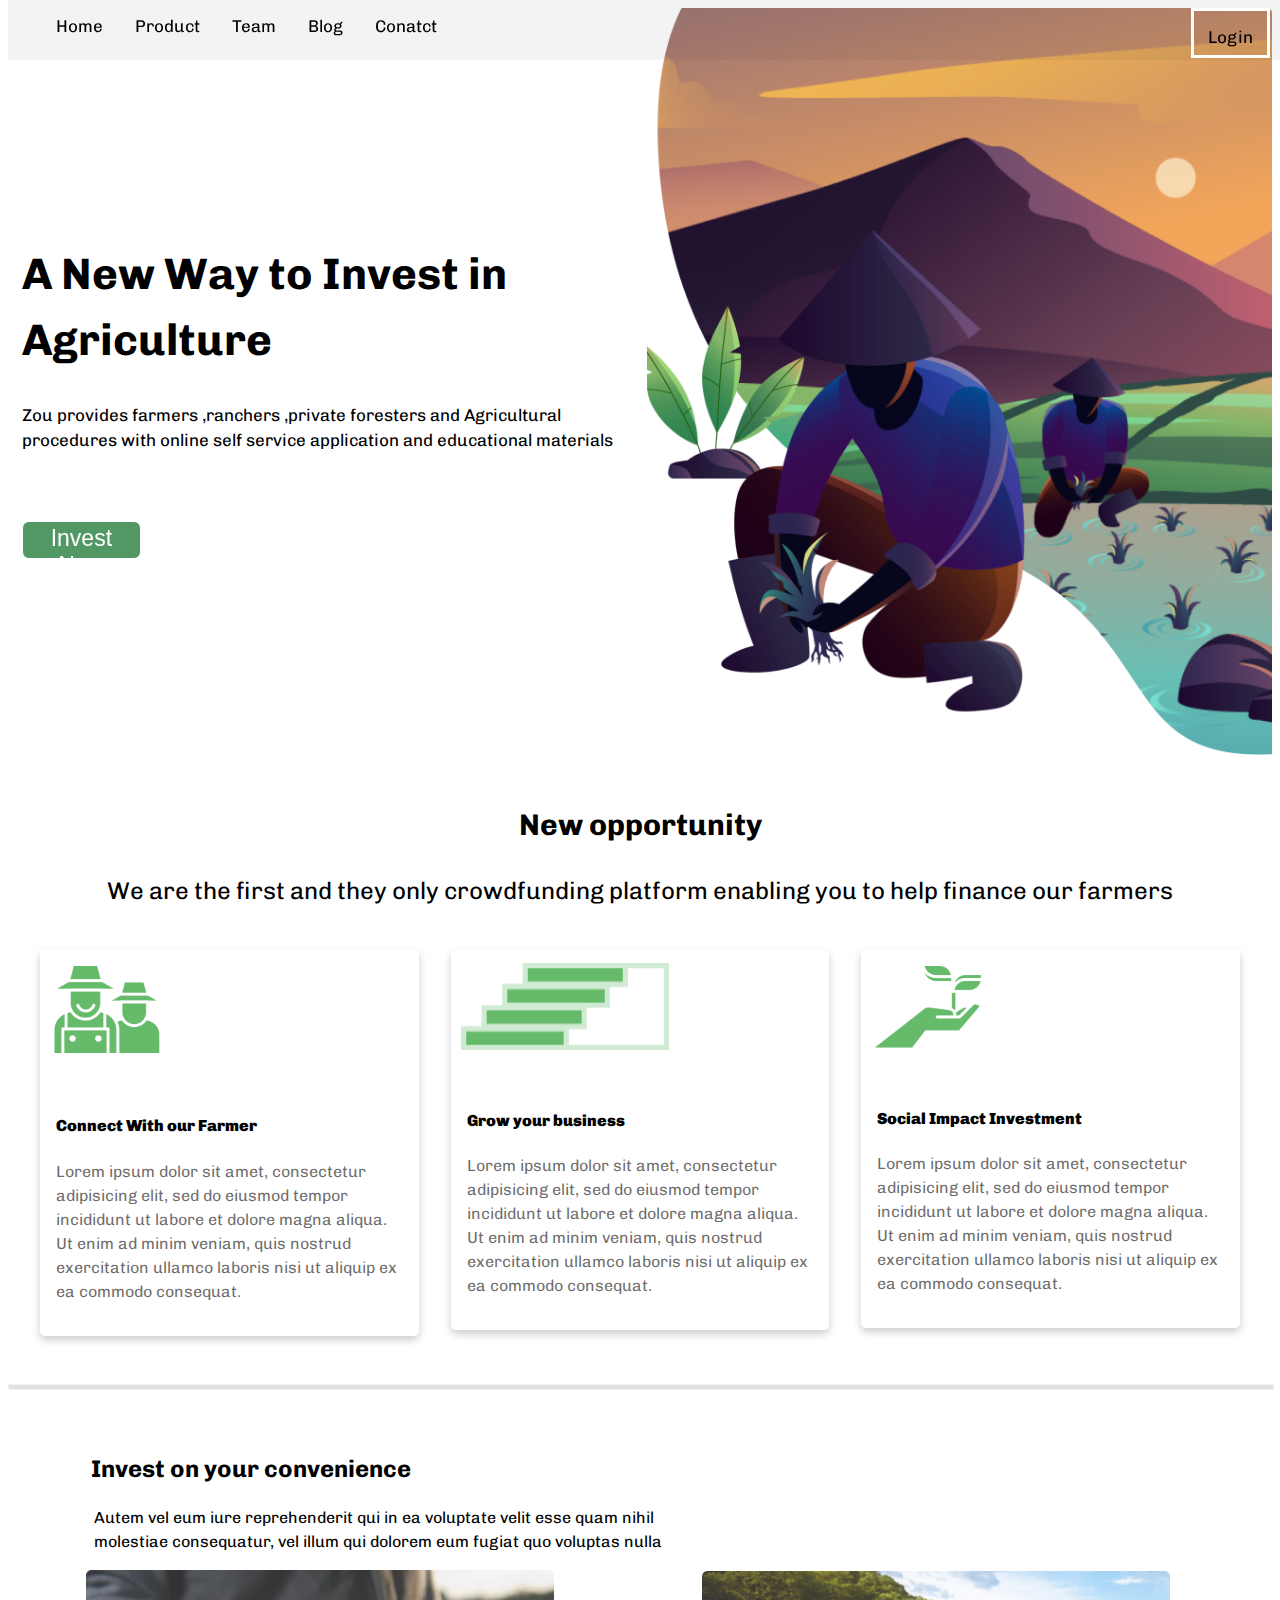
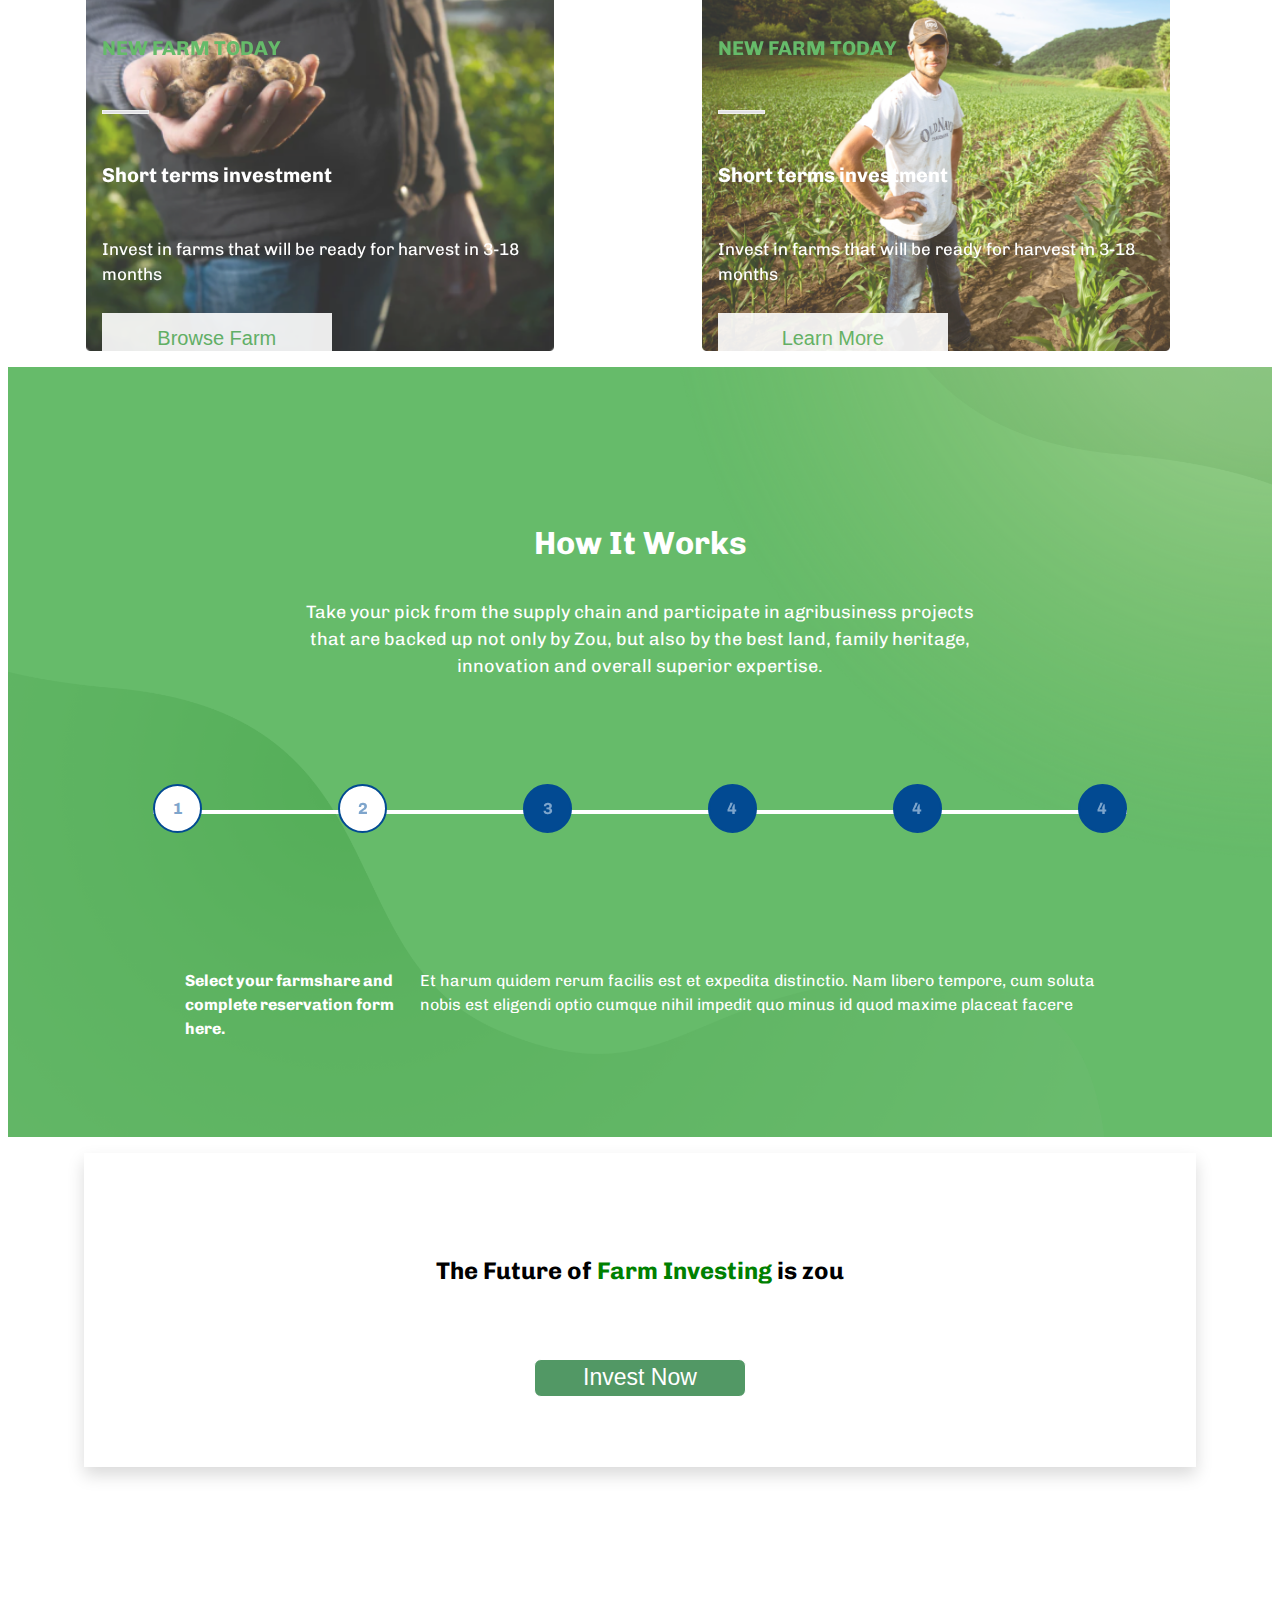
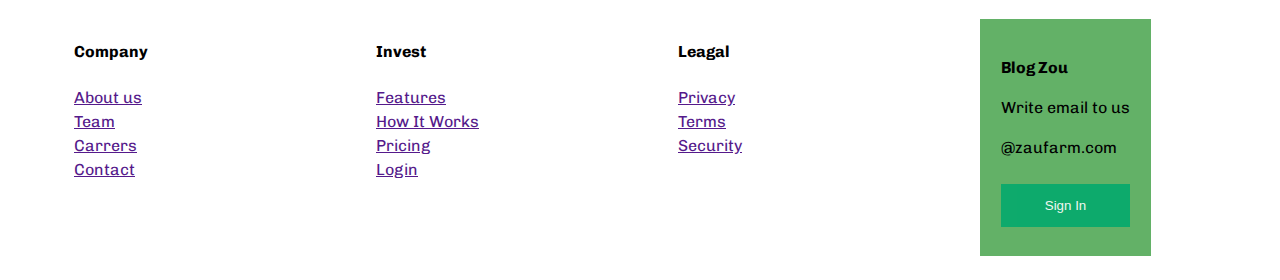
<file: sys-task-1/index.html>
<!DOCTYPE html>
<html lang="en" dir="ltr">
 <head>
  <meta charset="utf-8">
  <meta content="width=device-width, initial-scale=1" name="viewport" />
  <link rel="stylesheet" href="style/style.css">
  <link href="https://fonts.googleapis.com/css2?family=Chivo:wght@300;400;700;900&amp;display=swap" rel="stylesheet">
  <link rel="stylesheet" href="https://pro.fontawesome.com/releases/v5.10.0/css/all.css" integrity="sha384-AYmEC3Yw5cVb3ZcuHtOA93w35dYTsvhLPVnYs9eStHfGJvOvKxVfELGroGkvsg+p" crossorigin="anonymous"/>
  <title>Zou Farm</title>
 </head>
 <body>
<!-- header starts -->
<div class="navbar">
  <a href="image/logo"><img></a>
  <a href="#home">Home</a>
  <a href="#opportunity">Product</a>
  <a href="#invest-sec">Team</a>
  <a href="#how-it-works">Blog</a>
  <a href="#footer">Conatct</a>
   <a href="#contact" onclick="document.getElementById('id01').style.display='block'" style="width:auto;" class="left-log">Login</a>
   <!-- button login -->
   <div id="id01" class="modal">
  <span onclick="document.getElementById('id01').style.display='none'" class="close" title="Close Modal">&times;</span>
  <form class="modal-content" action="/action_page.php">
    <div class="container">
      <h1>Sign Up</h1>
      <p>Please fill in this form to create an account.</p>
      <hr>
      <label for="email"><b>Email</b></label>
      <input type="text" placeholder="Enter Email" name="email" required>

      <label for="psw"><b>Password</b></label>
      <input type="password" placeholder="Enter Password" name="psw" required>

      <label for="psw-repeat"><b>Repeat Password</b></label>
      <input type="password" placeholder="Repeat Password" name="psw-repeat" required>

      <label>
        <input type="checkbox" checked="checked" name="remember" style="margin-bottom:15px"> Remember me
      </label>

      <div class="clearfix">
        <button type="button" onclick="document.getElementById('id01').style.display='none'" class="cancelbtn">Cancel</button>
        <button type="submit" class="signupbtn">Sign Up</button>
      </div>
    </div>
  </form>
</div>
</div>
<!-- header ends -->
<!-- first section -->
<section id="home">
 <div class="main-section">
  <div class="left-sec">
   <h1>A New Way to Invest in Agriculture </h1>
   <div class="">
    <p>Zou provides farmers ,ranchers ,private foresters and Agricultural procedures with online self service application and educational materials </p>
    <button type="button" name="button" class="invest-btn-1"> Invest Now</button>
   </div>
  </div>
  <div class="right-sec">
   <img src="image/hero-image.png" alt="">
  </div>
 </div>
</section>
<!-- opportunity sec -->
<section id="opportunity">
 <div class="container">
  <div class="title-head">
   <h2>New opportunity</h2>
   <p>We are the first and they only crowdfunding platform enabling you to help finance our farmers</p>
  </div>
  <div class="main-box">
   <div class="child-box-1">
    <div class="card">
      <img src="image/icon-1.png" alt="Avatar" style="width:30%">
      <div class="container">
        <h4><b>Connect With our Farmer</b></h4>
        <p>Lorem ipsum dolor sit amet, consectetur adipisicing elit, sed do eiusmod tempor incididunt ut labore et dolore magna aliqua. Ut enim ad minim veniam, quis nostrud exercitation ullamco laboris nisi ut aliquip ex ea commodo consequat.</p>
      </div>
    </div>
   </div>
   <div class="child-box-1">
    <div class="card">
      <img src="image/icon-2.png" alt="Avatar" style="width:55%">
      <div class="container">
        <h4><b>Grow your business </b></h4>
        <p>Lorem ipsum dolor sit amet, consectetur adipisicing elit, sed do eiusmod tempor incididunt ut labore et dolore magna aliqua. Ut enim ad minim veniam, quis nostrud exercitation ullamco laboris nisi ut aliquip ex ea commodo consequat.</p>
      </div>
    </div>
   </div>
   <div class="child-box-1">
    <div class="card">
      <img src="image/icon-3.png" alt="Avatar" style="width:30%">
      <div class="container">
        <h4><b>Social Impact Investment </b></h4>
        <p>Lorem ipsum dolor sit amet, consectetur adipisicing elit, sed do eiusmod tempor incididunt ut labore et dolore magna aliqua. Ut enim ad minim veniam, quis nostrud exercitation ullamco laboris nisi ut aliquip ex ea commodo consequat.</p>
      </div>
    </div>
   </div>
  </div>
 </div>
</section>
<hr class="opportunity-line">
<!-- end opportunity section -->
<section id="invest-sec">
 <div class="container">
  <div class="invest-title">
   <h2>Invest on your convenience</h2>
   <div class="invest-text">
    <p>Autem vel eum iure reprehenderit qui in ea voluptate velit esse quam nihil molestiae consequatur, vel illum qui dolorem eum fugiat quo voluptas nulla</p>
   </div>
  </div>

  <div class="invest-box">
   <div class="invest-box-1">
    <div class="card-1 text-white"><img src="image/feature-1.png" alt="">
     <div class="card-img-overlay bg-dark-gradient">
       <h6 class="text-success">NEW FARM TODAY</h6>
       <hr class="text-white" style="height:0.12rem;width:2.813rem">
       <div class="pt-lg-3">
         <h6 class="text-1">Short terms investment</h6>
         <p class="">Invest in farms that will be ready for harvest in 3-18 months</p><button class="btn-invest text-success" type="button">Browse Farm</button>
       </div>
     </div>
    </div>
   </div>
   <div class="invest-box-2">
    <div class="card-1 text-white"><img src="image/feature-2.png" alt="">
     <div class="card-img-overlay bg-dark-gradient">
       <h6 class="text-success">NEW FARM TODAY</h6>
       <hr class="text-white" style="height:0.12rem;width:2.813rem">
       <div class="pt-lg-3">
         <h6 class="text-1">Short terms investment</h6>
         <p class="">Invest in farms that will be ready for harvest in 3-18 months</p><button class="btn-invest text-success" type="button">Learn More</button>
       </div>
     </div>
    </div>
   </div>
  </div>
 </div>
</section>
<!-- opportunity ends -->
<!-- works section -->
<section id="how-it-works">
 <div class="bg-image">
  <div class="work-text">
   <h3>How It Works</h3>
   <p>Take your pick from the supply chain and participate in agribusiness projects that are backed up not only by Zou, but also by the best land, family heritage, innovation and overall superior expertise.</p>
  </div>
  <div class="rental-manager-progress-bar-container">
  <div class="active">1</div>
  <div class="active">2</div>
  <div>3</div>
  <div>4</div>
  <div>4</div>
  <div>4</div>
 </div>
 <div class="line-text">
  <div class="">
   <p><b>Select your farmshare and complete reservation form here.</b></p>
  </div>
  <div class="">
   <p>Et harum quidem rerum facilis est et expedita distinctio. Nam libero tempore, cum soluta nobis est eligendi optio cumque nihil impedit quo minus id quod maxime placeat facere</p>
  </div>
 </div>
</section>
<!-- invest button -->
<section id="invest-btn">
 <div class="container">
  <div class="farm-invest">
   <div class="invest-1">
    <h2>The Future of <span class="text-colour">Farm Investing </span>is zou </h2>
    <button type="button" name="button" class="invest-btn">Invest Now </button>
   </div>
  </div>
 </div>

</section>
<!-- footer starts -->
<section id="footer">
 <div class="container">
  <div class="footer-box">
   <div class="footer-1">
     <h4> Company </h4>
     <ul>
      <li><a href="">About us</a></li>
      <li><a href="">Team</a></li>
      <li><a href="">Carrers</a></li>
      <li><a href="">Contact</a></li>
     </ul>
   </div>
   <div class="footer-2">
    <h4>Invest</h4>
    <ul>
     <li><a href="">Features</a></li>
     <li><a href="">How It Works</a></li>
     <li><a href="">Pricing</a></li>
     <li><a href="">Login</a></li>
    </ul>
   </div>
   <div class="footer-3">
     <h4>Leagal</h4>
     <ul>
      <li><a href=""> Privacy </a></li>
      <li><a href="">Terms</a></li>
      <li><a href="">Security</a></li>
     </ul>
   </div>
   <div class="footer-4">
    <div class="footer-zou">
     <p><b>Blog Zou</b></p>
     <p>Write email to us</p>
     <p>@zaufarm.com</p>
     <button type="button" name="button"> Sign In</button>
    </div>
   </div>
  </div>
 </div>
</section>
<script type="text/javascript">
 var modal = document.getElementById('id01');
 window.onclick = function(event) {
  if (event.target == modal) {
    modal.style.display = "none";
  }
 }
 </body>
 </script>
</html>
</file>
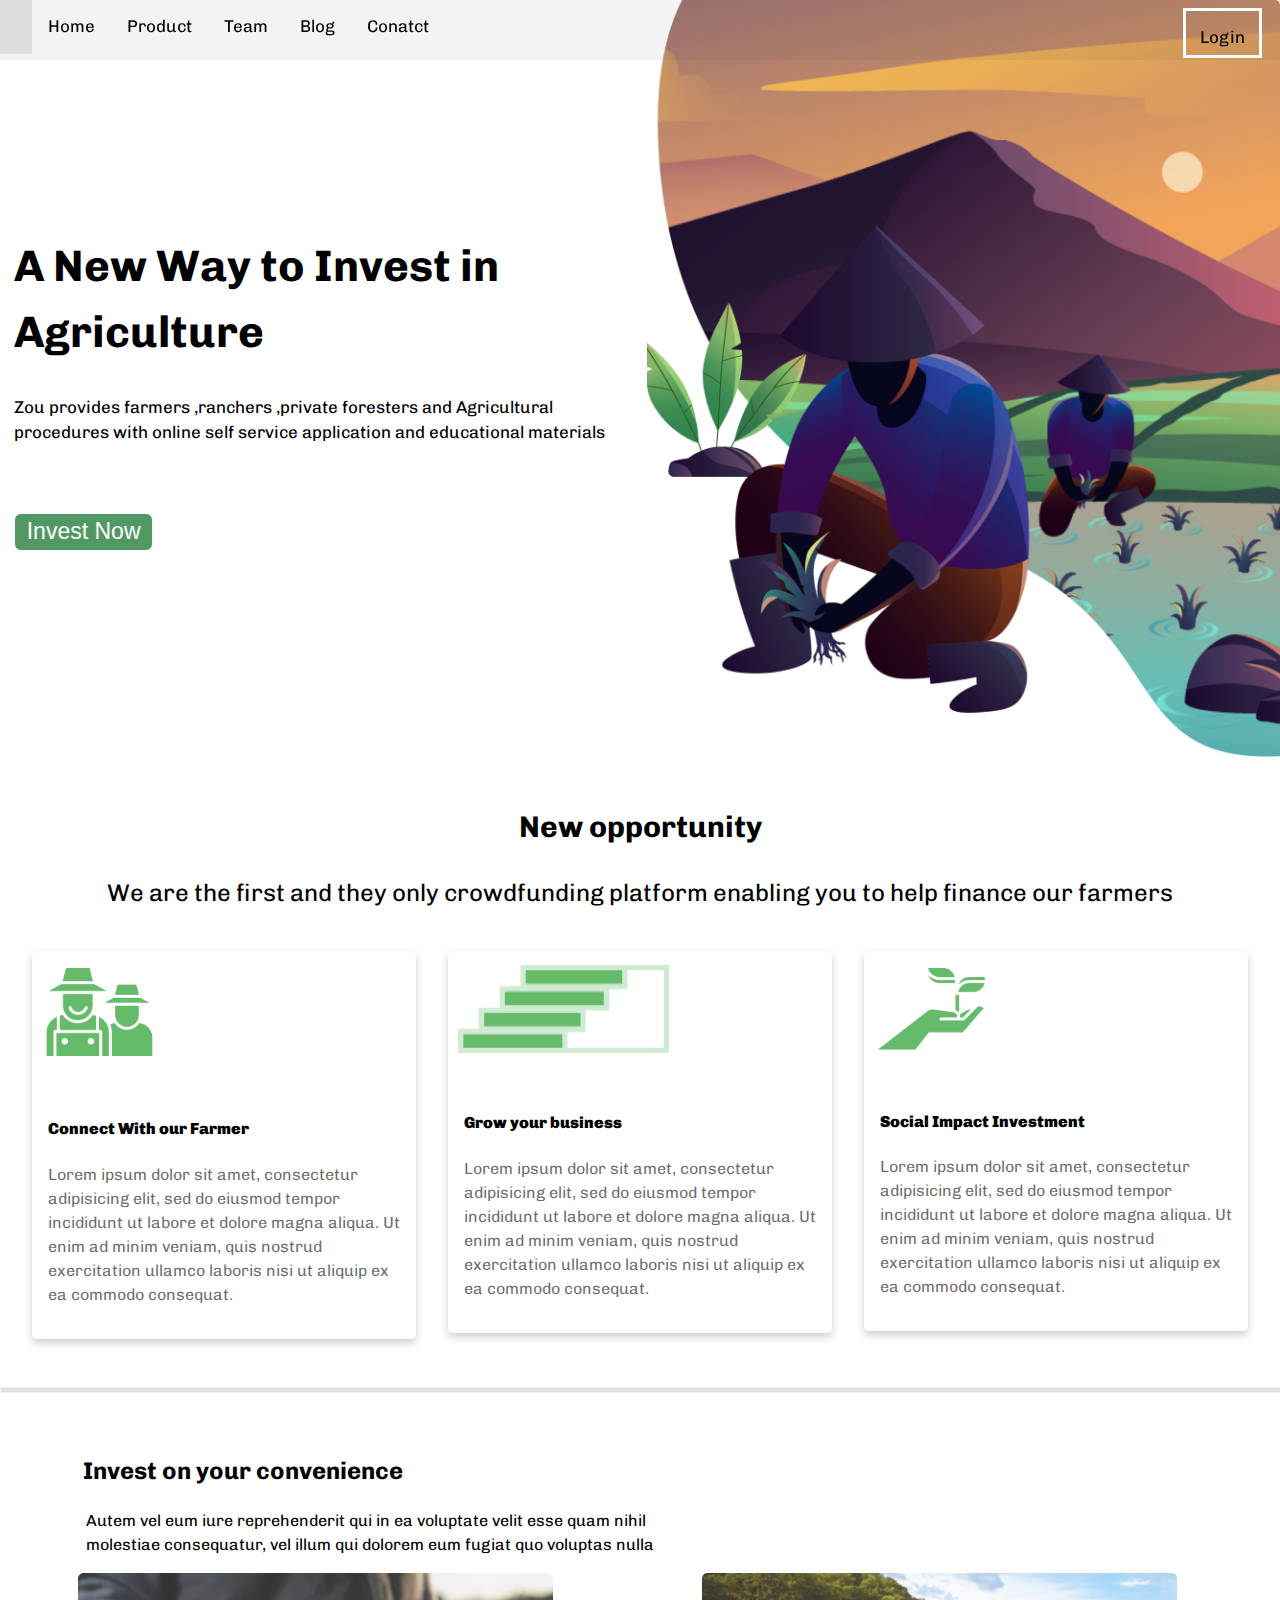
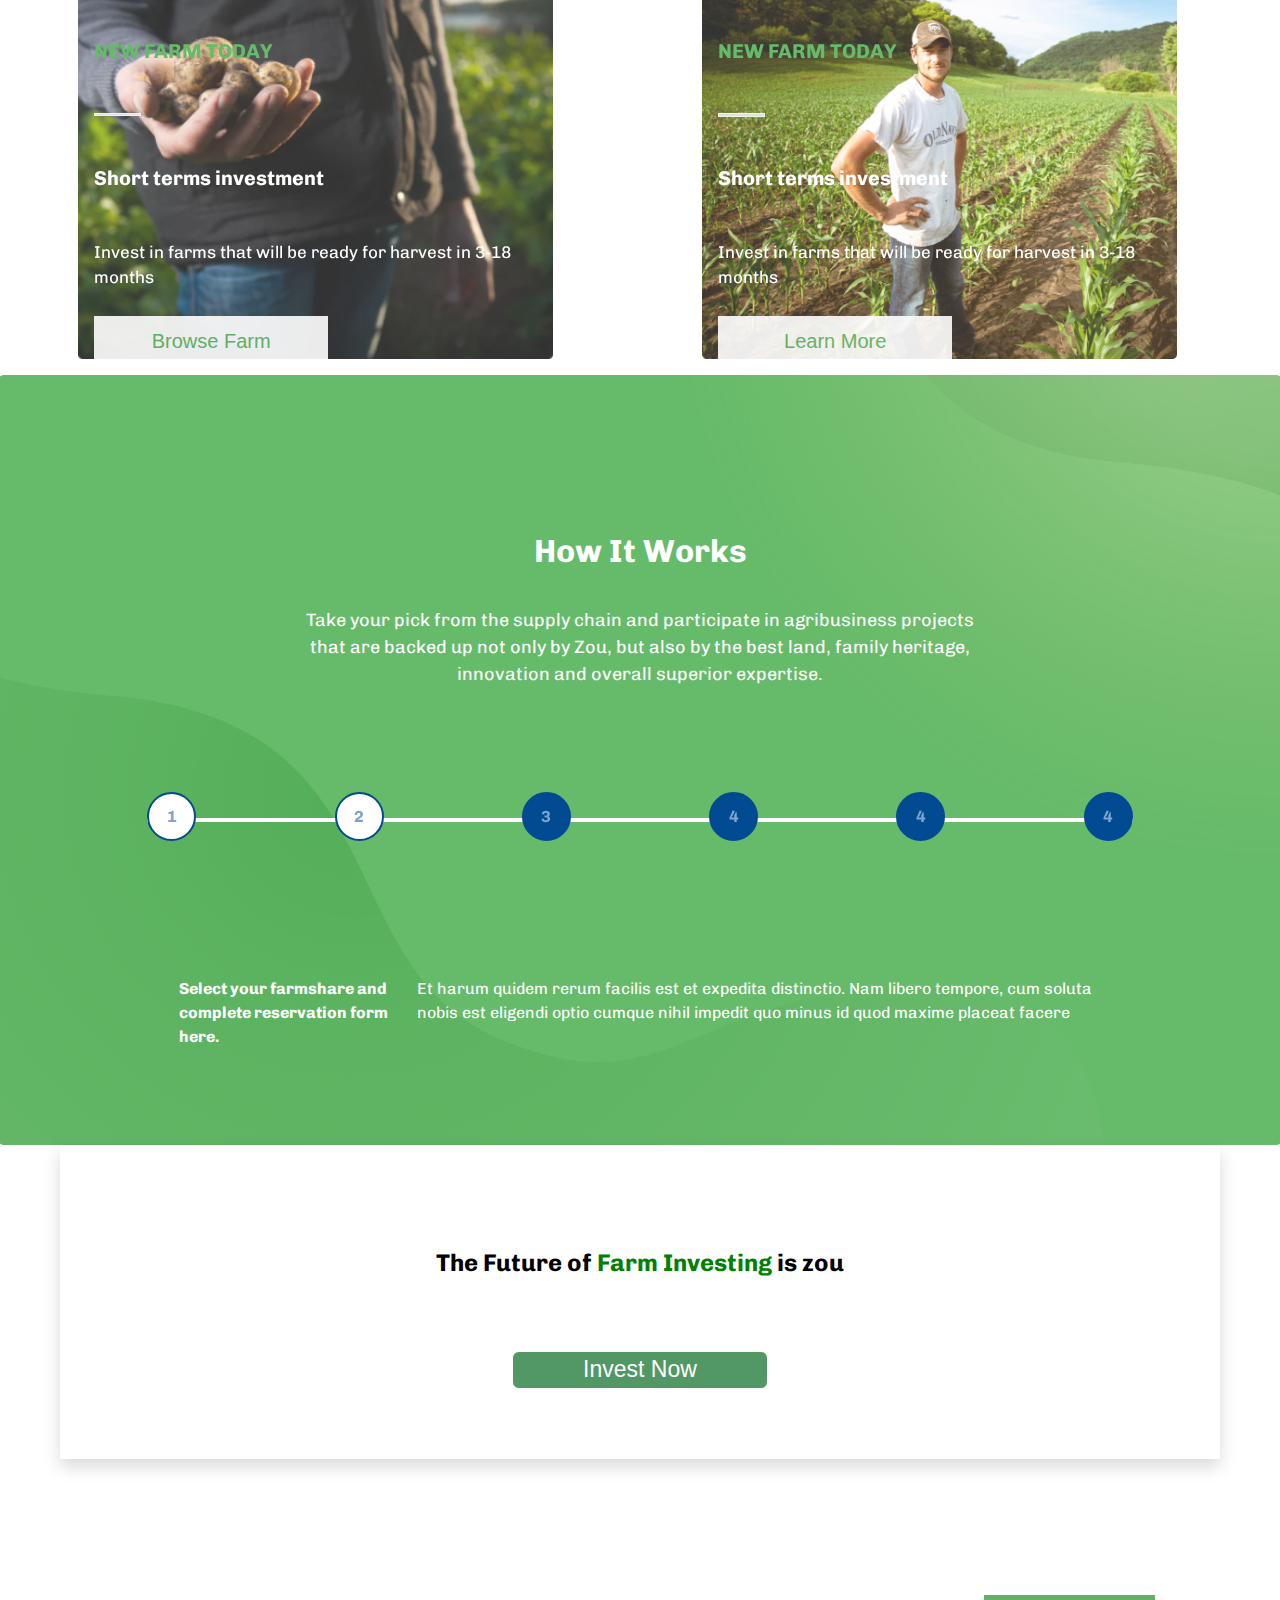
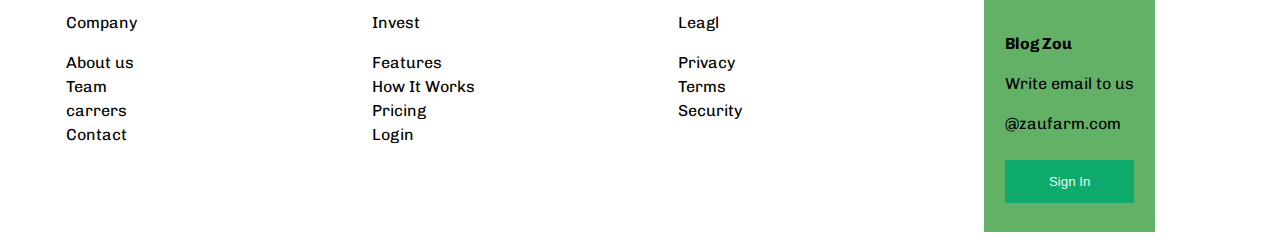
<file: sys-task/index.html>
<!DOCTYPE html>
<html lang="en" dir="ltr">
 <head>
  <meta charset="utf-8">
  <link rel="stylesheet" href="style/style.css">
  <link href="https://fonts.googleapis.com/css2?family=Chivo:wght@300;400;700;900&amp;display=swap" rel="stylesheet">
  <link rel="stylesheet" href="https://pro.fontawesome.com/releases/v5.10.0/css/all.css" integrity="sha384-AYmEC3Yw5cVb3ZcuHtOA93w35dYTsvhLPVnYs9eStHfGJvOvKxVfELGroGkvsg+p" crossorigin="anonymous"/>
  <title>Zou Farm</title>
 </head>
 <body>
<!-- header starts -->
<div class="navbar">
  <a href="image/logo"><img></a>
  <a href="#home">Home</a>
  <a href="#news">Product</a>
  <a href="#contact">Team</a>
  <a href="#contact">Blog</a>
  <a href="#contact">Conatct</a>
   <a href="#contact" onclick="document.getElementById('id01').style.display='block'" style="width:auto;" class="left-log">Login</a>
   <!-- button login -->
   <div id="id01" class="modal">
  <span onclick="document.getElementById('id01').style.display='none'" class="close" title="Close Modal">&times;</span>
  <form class="modal-content" action="/action_page.php">
    <div class="container">
      <h1>Sign Up</h1>
      <p>Please fill in this form to create an account.</p>
      <hr>
      <label for="email"><b>Email</b></label>
      <input type="text" placeholder="Enter Email" name="email" required>

      <label for="psw"><b>Password</b></label>
      <input type="password" placeholder="Enter Password" name="psw" required>

      <label for="psw-repeat"><b>Repeat Password</b></label>
      <input type="password" placeholder="Repeat Password" name="psw-repeat" required>

      <label>
        <input type="checkbox" checked="checked" name="remember" style="margin-bottom:15px"> Remember me
      </label>

      <div class="clearfix">
        <button type="button" onclick="document.getElementById('id01').style.display='none'" class="cancelbtn">Cancel</button>
        <button type="submit" class="signupbtn">Sign Up</button>
      </div>
    </div>
  </form>
</div>
</div>
<!-- header ends -->
<!-- first section -->
<section id="">
 <div class="main-section">
  <div class="left-sec">
   <h1>A New Way to Invest in Agriculture </h1>
   <div class="">
    <p>Zou provides farmers ,ranchers ,private foresters and Agricultural procedures with online self service application and educational materials </p>
    <button type="button" name="button" class="invest-btn-1"> Invest Now</button>
   </div>
  </div>
  <div class="right-sec">
   <img src="image/hero-image.png" alt="" width="100%;">
  </div>
 </div>
</section>
<!-- opportunity sec -->
<section id="">
 <div class="container">
  <div class="title-head">
   <h2>New opportunity</h2>
   <p>We are the first and they only crowdfunding platform enabling you to help finance our farmers</p>
  </div>
  <div class="main-box">
   <div class="child-box-1">
    <div class="card">
      <img src="image/icon-1.png" alt="Avatar" style="width:30%">
      <div class="container">
        <h4><b>Connect With our Farmer</b></h4>
        <p>Lorem ipsum dolor sit amet, consectetur adipisicing elit, sed do eiusmod tempor incididunt ut labore et dolore magna aliqua. Ut enim ad minim veniam, quis nostrud exercitation ullamco laboris nisi ut aliquip ex ea commodo consequat.</p>
      </div>
    </div>
   </div>
   <div class="child-box-1">
    <div class="card">
      <img src="image/icon-2.png" alt="Avatar" style="width:55%">
      <div class="container">
        <h4><b>Grow your business </b></h4>
        <p>Lorem ipsum dolor sit amet, consectetur adipisicing elit, sed do eiusmod tempor incididunt ut labore et dolore magna aliqua. Ut enim ad minim veniam, quis nostrud exercitation ullamco laboris nisi ut aliquip ex ea commodo consequat.</p>
      </div>
    </div>
   </div>
   <div class="child-box-1">
    <div class="card">
      <img src="image/icon-3.png" alt="Avatar" style="width:30%">
      <div class="container">
        <h4><b>Social Impact Investment </b></h4>
        <p>Lorem ipsum dolor sit amet, consectetur adipisicing elit, sed do eiusmod tempor incididunt ut labore et dolore magna aliqua. Ut enim ad minim veniam, quis nostrud exercitation ullamco laboris nisi ut aliquip ex ea commodo consequat.</p>
      </div>
    </div>
   </div>
  </div>
 </div>
</section>
<hr class="opportunity-line">
<!-- end opportunity section -->
<section id="">
 <div class="container">
  <div class="invest-title">
   <h2>Invest on your convenience</h2>
   <div class="invest-text">
    <p>Autem vel eum iure reprehenderit qui in ea voluptate velit esse quam nihil molestiae consequatur, vel illum qui dolorem eum fugiat quo voluptas nulla</p>
   </div>
  </div>

  <div class="invest-box">
   <div class="invest-box-1">
    <div class="card-1 text-white"><img src="image/feature-1.png" alt="">
     <div class="card-img-overlay bg-dark-gradient">
       <h6 class="text-success">NEW FARM TODAY</h6>
       <hr class="text-white" style="height:0.12rem;width:2.813rem">
       <div class="pt-lg-3">
         <h6 class="text-1">Short terms investment</h6>
         <p class="">Invest in farms that will be ready for harvest in 3-18 months</p><button class="btn-invest text-success" type="button">Browse Farm</button>
       </div>
     </div>
    </div>
   </div>
   <div class="invest-box-2">
    <div class="card-1 text-white"><img src="image/feature-2.png" alt="">
     <div class="card-img-overlay bg-dark-gradient">
       <h6 class="text-success">NEW FARM TODAY</h6>
       <hr class="text-white" style="height:0.12rem;width:2.813rem">
       <div class="pt-lg-3">
         <h6 class="text-1">Short terms investment</h6>
         <p class="">Invest in farms that will be ready for harvest in 3-18 months</p><button class="btn-invest text-success" type="button">Learn More</button>
       </div>
     </div>
    </div>
   </div>
  </div>
 </div>
</section>
<!-- opportunity ends -->
<!-- works section -->
<section id="">
 <div class="bg-image">
  <div class="work-text">
   <h3>How It Works</h3>
   <p>Take your pick from the supply chain and participate in agribusiness projects that are backed up not only by Zou, but also by the best land, family heritage, innovation and overall superior expertise.</p>
  </div>
  <div class="rental-manager-progress-bar-container">
  <div class="active">1</div>
  <div class="active">2</div>
  <div>3</div>
  <div>4</div>
  <div>4</div>
  <div>4</div>
 </div>
 <div class="line-text">
  <div class="">
   <p><b>Select your farmshare and complete reservation form here.</b></p>
  </div>
  <div class="">
   <p>Et harum quidem rerum facilis est et expedita distinctio. Nam libero tempore, cum soluta nobis est eligendi optio cumque nihil impedit quo minus id quod maxime placeat facere</p>
  </div>
 </div>
</section>
<!-- invest button -->
<section>
 <div class="farm-invest">
  <div class="invest-1">
   <h2>The Future of <span class="text-colour">Farm Investing </span>is zou </h2>
   <button type="button" name="button" class="invest-btn">Invest Now </button>
  </div>
 </div>
</section>
<!-- footer starts -->
<section>
 <div class="container">
  <div class="footer-box">
   <div class="footer-1">
     <p> Company </p>
     <ul>
      <li>About us</li>
      <li>Team</li>
      <li>carrers</li>
      <li>Contact</li>
     </ul>
   </div>
   <div class="footer-2">
    <p>Invest</p>
    <ul>
     <li>Features</li>
     <li>How It Works</li>
     <li>Pricing</li>
     <li>Login</li>
    </ul>
   </div>
   <div class="footer-3">
     <p>Leagl</p>
     <ul>
      <li> Privacy </li>
      <li>Terms</li>
      <li>Security</li>
     </ul>
   </div>
   <div class="footer-4">
    <div class="footer-zou">
     <p><b>Blog Zou</b></p>
     <p>Write email to us</p>
     <p>@zaufarm.com</p>
     <button type="button" name="button"> Sign In</button>
    </div>
   </div>
  </div>
 </div>
</section>
<script type="text/javascript">
 var modal = document.getElementById('id01');
 window.onclick = function(event) {
  if (event.target == modal) {
    modal.style.display = "none";
  }
 }
 </body>
 </script>
</html>
</file>
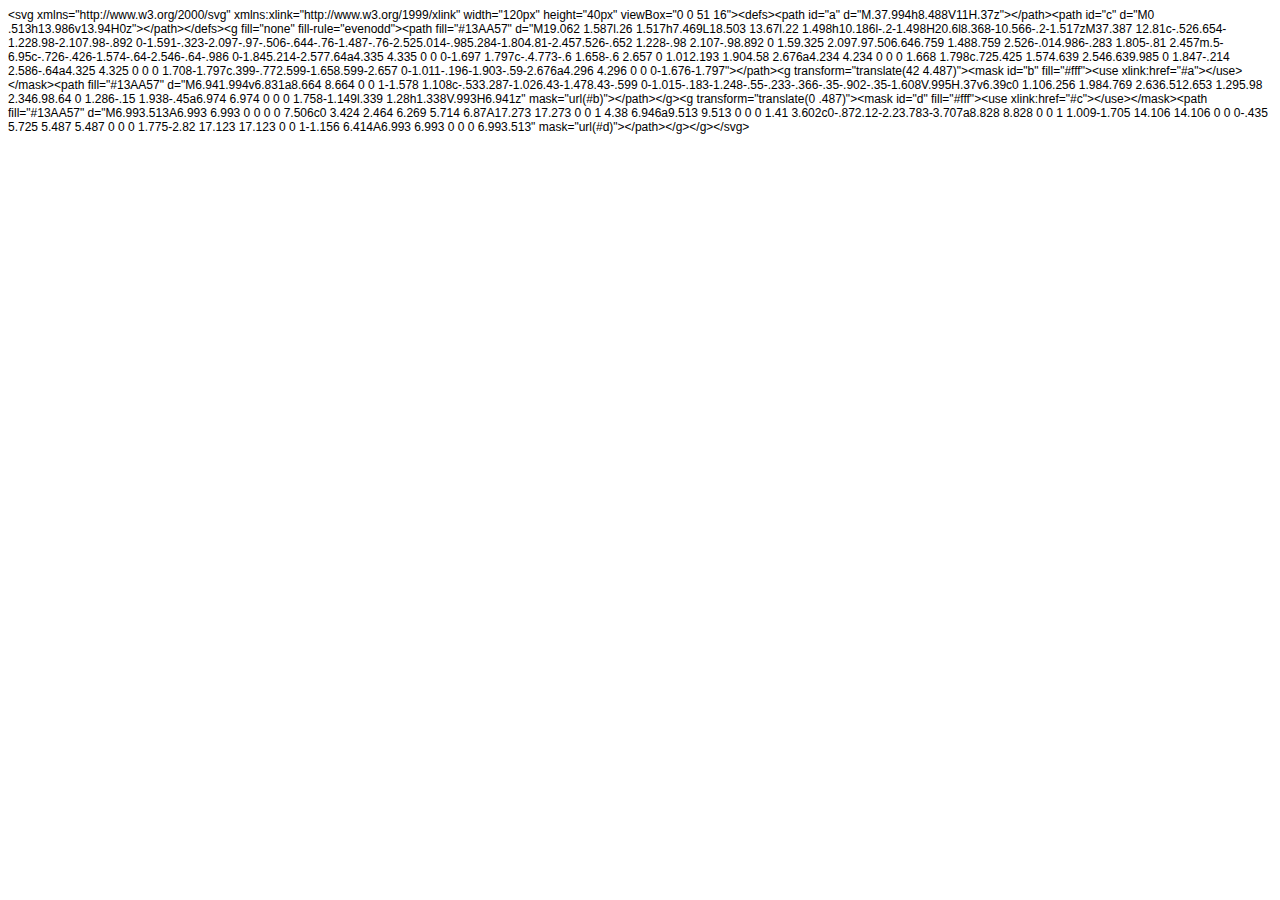
<file: sys-task-1/image/logo.html>
<!DOCTYPE html PUBLIC "-//W3C//DTD HTML 4.01//EN" "http://www.w3.org/TR/html4/strict.dtd">
<html>
<head>
  <meta http-equiv="Content-Type" content="text/html; charset=utf-8">
  <meta http-equiv="Content-Style-Type" content="text/css">
  <title></title>
  <meta name="Generator" content="Cocoa HTML Writer">
  <meta name="CocoaVersion" content="2022.2">
  <style type="text/css">
    p.p1 {margin: 0.0px 0.0px 0.0px 0.0px; font: 12.0px Helvetica}
  </style>
</head>
<body>
<p class="p1">&lt;svg xmlns="http://www.w3.org/2000/svg" xmlns:xlink="http://www.w3.org/1999/xlink" width="120px" height="40px" viewBox="0 0 51 16"&gt;&lt;defs&gt;&lt;path id="a" d="M.37.994h8.488V11H.37z"&gt;&lt;/path&gt;&lt;path id="c" d="M0 .513h13.986v13.94H0z"&gt;&lt;/path&gt;&lt;/defs&gt;&lt;g fill="none" fill-rule="evenodd"&gt;&lt;path fill="#13AA57" d="M19.062 1.587l.26 1.517h7.469L18.503 13.67l.22 1.498h10.186l-.2-1.498H20.6l8.368-10.566-.2-1.517zM37.387 12.81c-.526.654-1.228.98-2.107.98-.892 0-1.591-.323-2.097-.97-.506-.644-.76-1.487-.76-2.525.014-.985.284-1.804.81-2.457.526-.652 1.228-.98 2.107-.98.892 0 1.59.325 2.097.97.506.646.759 1.488.759 2.526-.014.986-.283 1.805-.81 2.457m.5-6.95c-.726-.426-1.574-.64-2.546-.64-.986 0-1.845.214-2.577.64a4.335 4.335 0 0 0-1.697 1.797c-.4.773-.6 1.658-.6 2.657 0 1.012.193 1.904.58 2.676a4.234 4.234 0 0 0 1.668 1.798c.725.425 1.574.639 2.546.639.985 0 1.847-.214 2.586-.64a4.325 4.325 0 0 0 1.708-1.797c.399-.772.599-1.658.599-2.657 0-1.011-.196-1.903-.59-2.676a4.296 4.296 0 0 0-1.676-1.797"&gt;&lt;/path&gt;&lt;g transform="translate(42 4.487)"&gt;&lt;mask id="b" fill="#fff"&gt;&lt;use xlink:href="#a"&gt;&lt;/use&gt;&lt;/mask&gt;&lt;path fill="#13AA57" d="M6.941.994v6.831a8.664 8.664 0 0 1-1.578 1.108c-.533.287-1.026.43-1.478.43-.599 0-1.015-.183-1.248-.55-.233-.366-.35-.902-.35-1.608V.995H.37v6.39c0 1.106.256 1.984.769 2.636.512.653 1.295.98 2.346.98.64 0 1.286-.15 1.938-.45a6.974 6.974 0 0 0 1.758-1.149l.339 1.28h1.338V.993H6.941z" mask="url(#b)"&gt;&lt;/path&gt;&lt;/g&gt;&lt;g transform="translate(0 .487)"&gt;&lt;mask id="d" fill="#fff"&gt;&lt;use xlink:href="#c"&gt;&lt;/use&gt;&lt;/mask&gt;&lt;path fill="#13AA57" d="M6.993.513A6.993 6.993 0 0 0 0 7.506c0 3.424 2.464 6.269 5.714 6.87A17.273 17.273 0 0 1 4.38 6.946a9.513 9.513 0 0 0 1.41 3.602c0-.872.12-2.23.783-3.707a8.828 8.828 0 0 1 1.009-1.705 14.106 14.106 0 0 0-.435 5.725 5.487 5.487 0 0 0 1.775-2.82 17.123 17.123 0 0 1-1.156 6.414A6.993 6.993 0 0 0 6.993.513" mask="url(#d)"&gt;&lt;/path&gt;&lt;/g&gt;&lt;/g&gt;&lt;/svg&gt;</p>
</body>
</html>
</file>
<file: sys-task-1/style/style.css>
body {
 /* margin:0; */
  font-family: 'Chivo';
  font-size: 1rem;
  font-weight: 400;
  line-height: 1.5;
  /* padding: 0; */
}
.navbar {
  overflow: hidden;
  background-color: #3333330f;
  position: fixed;
  top: 0;
  width: 100%;
  height: 60px;
}

.navbar a {
  float: left;
  display: block;
  color: #000;
  text-align: center;
  padding: 14px 16px;
  text-decoration: none;
  font-size: 17px;
}
a.left-log {
 float: right;
 border: 3px solid #fff;
 height: 16px;
 width: 48px;
 padding: 14px;
 margin-right: 18px;
 margin-top: 8px;
}
.navbar a:hover {
  background: #ddd;
  color: black;
}
.main-section{
 display: flex;
 flex-direction: row;
}
/* nav ends */
.left-sec{
 width: 50%;
 margin: 204px 0 0 14px
}
.left-sec h1{
 font-size: 44px;
}
.left-sec p{
 font-size: 17px;
}
.right-sec{
 width: 50%;
}
.right-sec img{
 max-width: 100%;
}
.invest-btn-1{
 border: 1px solid;
 border-radius: 7px;
 height: 38px;
 font-size: 23px;
 background-color: #408d55;
 color: #fff;
 padding: 3px;
 margin-top: 50px;
 width: 19%;
}
.title-head h2{
 font-size: 30px;
 text-align: center;
}
.title-head p{
 font-size: 24px;
 text-align: center;
}
.card p:hover{
 color: #fff;
}
.invest-btn{
 border: 1px solid;
 border-radius: 7px;
 height: 38px;
 font-size: 23px;
 background-color: #408d55;
 color: #fff;
 padding: 3px;
 margin-top: 50px;
 width: 19%;
}
.opportunity-line{
 width: 100%;
 height: 4px;
 color: #E1E0E4;
}
.invest-text{
 width: 50%;
}
.main-box{
 display: flex;
 flex-direction: row;
}
.child-box-1{
 width: 33.33%;
 padding: 16px;
}
.card img{
 padding: 14px 10px;
}
.card {
 box-shadow: 0 4px 8px 0 rgba(0,0,0,0.2);
 transition: 0.3s;
 /* width: 40%; */
 border-radius: 5px;
}
.card:hover{
 background-color: #66bb6a;
 color: #fff;
}
.card p{
 color: #1f1c1ca8;
}
.card:hover {
 box-shadow: 0 8px 16px 0 rgba(0,0,0,0.2);
}
img {
 border-radius: 5px 5px 0 0;
}

/* .container {
  padding: 2px 38px;
} */
.invest-box{
 display: flex;
 flex-direction: row;
}
.invest-box-1{
 width: 40%;
 margin: auto;

}
.invest-box-2{
 width: 40%;
 margin: auto;
}
.card-1 img{
 max-width: 95%;
 opacity: .8;
}
.card-1{
 position: relative;
  display: -webkit-box;
  display: -ms-flexbox;
  display: flex;
  flex-direction: row;
  -webkit-box-orient: vertical;
  -webkit-box-direction: normal;
  -ms-flex-direction: column;
  flex-direction: column;
  min-width: 0;
  word-wrap: break-word;
  background-color: #fff;
  background-clip: border-box;
  border: 0 solid rgba(0,0,0,0.125);
  border-radius: .25rem;
}
.card-img-overlay{
position: absolute;
top: 0;
right: 0;
bottom: 0;
left: 0;
padding: 1rem;
border-radius: .25rem;
}
.text-success {
 color: #66BB6A;
 font-size: 20px;
}
.text-1{
 font-size: 20px;
 color: #fff;
}
.btn-invest{
 width: 50%;
 color: #66BB6A;
 font-size: 20px;
 background-color: #fff;
}
.invest-title{
 padding-left: 67px;
}
.invest-text{
 padding-left: 3px;
}
.card-1 p{
 font-size: 17px;
 color: #fff;
}
hr {
  margin: 1rem 0;
  color: #E1E0E4;
  background-color: currentColor;
  border: 0;
  opacity: 1;
}
.bg-image{
 background-image: url('../image/banner.png');
 background-position: center bottom;
 background-size: cover;
}
.work-text{
 text-align: center;
 padding-top: 120px;
}
.work-text p{
 text-align: center;
 width: 55%;
 font-size: 18px;
 color: #ffff;
 margin: 0 auto;
 margin-bottom: 130px;
}
.work-text h3{
 color: #fff;
 font-size: 32px;
}
.line-text{
 padding-bottom: 80px;
 display: flex;
 margin: 0 auto;
 width: 72%;
 color: #fff;
}
.invest-1{
 box-shadow: 0 0.5rem 1rem rgb(0 0 0 / 15%) !important;
 height: 186px;
 padding-top: 5rem !important;
 padding-bottom: 3rem !important;
 margin-left: 60px;
 margin-right: 60px;
 margin-bottom: 120px;
}
.farm-invest{
 text-align: center;
}
.text-colour{
 color: green;
}
.footer-box{
 display: flex;
 margin-left: 50px;
 flex-direction: row;
}
.footer-1{
 width: 25.55%
}
.footer-2{
 width: 25.55%;
}
.footer-3{
 width: 25.55%;
}
.footer-zou{
 border: 1px solid #63b167;
padding: 20px;
background-color: #63b167;
}
.footer{

 width: 25.55%;
}
/* lines */
.rental-manager-progress-bar-container {
 width: 77%;
display: flex;
justify-content: space-between;
border-top: 4px solid #fff;
padding-top: 15px;
margin-top: 55px;
margin: 0 auto;
padding-bottom: 120px
}
.active{
  background-color: #fff !important;
}

.rental-manager-progress-bar-container div {
  background-color: #024a92;
  font-weight: bold;
  color: #7ea5cc;
  border: 2px solid #024a92;
  margin-top: -45px;
  width: 45px;
  height: 45px;
  line-height: 45px;
  text-align: center;
  border-radius: 50%;
  z-index: 99;
}
ul{
 list-style-type: none;
 margin: 0 auto;
 padding: 0px;
}
/* button style */
input[type=text], input[type=password] {
  width: 95%;
  padding: 15px;
  margin: 5px 0 22px 0;
  display: inline-block;
  border: none;
  background: #f1f1f1;
}

/* Add a background color when the inputs get focus */
input[type=text]:focus, input[type=password]:focus {
  background-color: #ddd;
  outline: none;
}

/* Set a style for all buttons */
button {
  background-color: #04AA6D;
  color: white;
  padding: 14px 20px;
  margin: 8px 0;
  border: none;
  cursor: pointer;
  width: 100%;
  opacity: 0.9;
}

button:hover {
  opacity:1;
}

/* Extra styles for the cancel button */
.cancelbtn {
  padding: 14px 20px;
  background-color: #f44336;
}

/* Float cancel and signup buttons and add an equal width */
.cancelbtn, .signupbtn {
  float: left;
  width: 30%;
  margin-right: 10px;
}

/* Add padding to container elements */
.container {
  padding: 16px;
}

/* The Modal (background) */
.modal {
  display: none; /* Hidden by default */
  position: fixed; /* Stay in place */
  z-index: 1; /* Sit on top */
  left: 0;
  top: 0;
  width: 100%; /* Full width */
  height: 100%; /* Full height */
  /* background-color: #474e5d; */
  padding-top: 0px;
}

/* Modal Content/Box */
.modal-content {
  background-color: #fefefe;
  margin: 5% auto 15% auto; /* 5% from the top, 15% from the bottom and centered */
  border: 1px solid #888;
  width: 50%; /* Could be more or less, depending on screen size */
}

/* Style the horizontal ruler */
hr {
  border: 1px solid #f1f1f1;
  margin-bottom: 25px;
}

/* The Close Button (x) */
.close {
  position: absolute;
  right: 35px;
  top: 15px;
  font-size: 40px;
  font-weight: bold;
  color: #f1f1f1;
}

.close:hover,
.close:focus {
  color: #f44336;
  cursor: pointer;
}
/* Clear floats */
.clearfix::after {
  content: "";
  clear: both;
  display: table;
}
/* media query for mobile screen */
@media (min-width: 320px) and (max-width: 480px) {
 .main-section{
  flex-direction: column;
 }
 .right-sec img{
  width: 100%;
 }
 .right-sec{
  width: 100%;
 }
 .left-sec{
  width: 100%;
  margin: 38px 0 0 14px;
 }
 .main-box{
  flex-direction: column;
 }
 .child-box-1{
  width: 100%;
 }
 .invest-text{
  width: auto;
 }
 .invest-box{
  flex-direction: column;
 }
 .footer-box{
  flex-direction: column;
 }
 .invest-box-1{
  width: auto;
  margin-bottom: 10px;
 }
 .invest-box-2{
  width: auto;
 }
 .card-img-overlay{
      padding: 0rem 1rem;
 }
 .card-1{
  flex-direction: column;
 }
 .text-1{
  margin: 0 auto;
  padding: 0;
 }
 .text-success{
  margin: 0 auto;
  padding: 4px;
 }
 .invest-1{
  margin-left: 22px;
  margin-right: 22px
 }
 .invest-btn{
  margin-top: 9px;
  width: auto;
 }
 .invest-btn-1{
  width: auto;
  margin-top:5px;
 }
 .rental-manager-progress-bar-container div{
  margin-top: -39px;
  width: 36px;
  height: 36px;
  line-height: 40px;
 }
}
/* tablet screens */
@media (min-width: 720px) and (max-width: 1024px) and (orientation: landscape) {
 /* .invest-box{
  flex-direction: column;
 } */
 /* .invest-box-1{
  width: auto;
  margin-bottom: 10px;
 } */
 /* .invest-box-2{
  width: auto;
  margin-bottom: 10px;
 } */
 .text-success{
  margin: 0 auto;
  padding: 0px;
  font-size: 18px;
 }
 .card-1 p{
  font-size: 14px;
 }
 .text-1{
  margin: 0 auto;
  padding: 0;
  font-size: 17px;
 }
 .btn-invest{
  font-size: 19px;
  width: 48%;
 }
 .left-sec{
   margin: 106px 0 0 14px;
 }
 .invest-btn-1{
  font-size: 18px;
  width: 40%;
 }
 .invest-btn{
  font-size: 18px;
  width: 40%;
 }
}
</file>
<file: sys-task/style/style.css>
body {
 margin:0;
  font-family: 'Chivo';
  font-size: 1rem;
  font-weight: 400;
  line-height: 1.5;
}
.navbar {
  overflow: hidden;
  background-color: #3333330f;
  position: fixed;
  top: 0;
  width: 100%;
  height: 60px;
}

.navbar a {
  float: left;
  display: block;
  color: #000;
  text-align: center;
  padding: 14px 16px;
  text-decoration: none;
  font-size: 17px;
}
a.left-log {
 float: right;
 border: 3px solid #fff;
 height: 16px;
 width: 48px;
 padding: 14px;
 margin-right: 18px;
 margin-top: 8px;
}
.navbar a:hover {
  background: #ddd;
  color: black;
}
.main-section{
 display: flex;

}
/* nav ends */
.left-sec{
 width: 50%;
 margin: 204px 0 0 14px
}
.left-sec h1{
 font-size: 44px;
}
.left-sec p{
 font-size: 17px;
}
.right-sec{
 width: 50%;
}
.invest-btn-1{
 border: 1px solid;
 border-radius: 7px;
 height: 38px;
 font-size: 23px;
 background-color: #408d55;
 color: #fff;
 padding: 3px;
 margin-top: 50px;
 width: 22%;
}
.title-head h2{
 font-size: 30px;
 text-align: center;
}
.title-head p{
 font-size: 24px;
 text-align: center;
}
.invest-btn{
 border: 1px solid;
 border-radius: 7px;
 height: 38px;
 font-size: 23px;
 background-color: #408d55;
 color: #fff;
 padding: 3px;
 margin-top: 50px;
 width: 22%;
}
.opportunity-line{
 width: 100%;
 height: 4px;
 color: #E1E0E4;
}
.invest-text{
 width: 50%;
}
.main-box{
 display: flex;
}
.child-box-1{
 width: 33.33%;
 padding: 16px;
}
.card img{
 padding: 14px 10px;
}
.card {
 box-shadow: 0 4px 8px 0 rgba(0,0,0,0.2);
 transition: 0.3s;
 /* width: 40%; */
 border-radius: 5px;
}
.card:hover{
 background-color: #66bb6a;
 color: #fff;
}
.card p{
 color: #1f1c1ca8;
}
.card:hover {
 box-shadow: 0 8px 16px 0 rgba(0,0,0,0.2);
}
img {
 border-radius: 5px 5px 0 0;
}

.container {
  padding: 2px 38px;
}
.invest-box{
 display: flex;
}
.invest-box-1{
 width: 40%;
 margin: auto;

}
.invest-box-2{
 width: 40%;
 margin: auto;
}
.card-1 img{
 max-width: 95%;
 opacity: .8;
}
.card-1{
 position: relative;
  display: -webkit-box;
  display: -ms-flexbox;
  display: flex;
  -webkit-box-orient: vertical;
  -webkit-box-direction: normal;
  -ms-flex-direction: column;
  flex-direction: column;
  min-width: 0;
  word-wrap: break-word;
  background-color: #fff;
  background-clip: border-box;
  border: 0 solid rgba(0,0,0,0.125);
  border-radius: .25rem;
}
.card-img-overlay{
position: absolute;
top: 0;
right: 0;
bottom: 0;
left: 0;
padding: 1rem;
border-radius: .25rem;
}
.text-success {
 color: #66BB6A;
 font-size: 20px;
}
.text-1{
 font-size: 20px;
 color: #fff;
}
.btn-invest{
 width: 50%;
 color: #66BB6A;
 font-size: 20px;
 background-color: #fff;
}
.invest-title{
 padding-left: 67px;
}
.invest-text{
 padding-left: 3px;
}
.card-1 p{
 font-size: 17px;
 color: #fff;
}
hr {
  margin: 1rem 0;
  color: #E1E0E4;
  background-color: currentColor;
  border: 0;
  opacity: 1;
}
.bg-image{
 background-image: url('../image/banner.png');
 background-position: center bottom;
 background-size: cover;
}
.work-text{
 text-align: center;
 padding-top: 120px;
}
.work-text p{
 text-align: center;
 width: 55%;
 font-size: 18px;
 color: #ffff;
 margin: 0 auto;
 margin-bottom: 130px;
}
.work-text h3{
 color: #fff;
 font-size: 32px;
}
.line-text{
 padding-bottom: 80px;
 display: flex;
 margin: 0 auto;
 width: 72%;
 color: #fff;
}
.invest-1{
 box-shadow: 0 0.5rem 1rem rgb(0 0 0 / 15%) !important;
 height: 186px;
 padding-top: 5rem !important;
 padding-bottom: 3rem !important;
 margin-left: 60px;
 margin-right: 60px;
 margin-bottom: 120px;
}
.farm-invest{
 text-align: center;
}
.text-colour{
 color: green;
}
.footer-box{
 display: flex;
 margin-left: 50px;
}
.footer-1{
 width: 25.55%
}
.footer-2{
 width: 25.55%;
}
.footer-3{
 width: 25.55%;
}
.footer-zou{
 border: 1px solid #63b167;
padding: 20px;
background-color: #63b167;
}
.footer{

 width: 25.55%;
}
/* lines */
.rental-manager-progress-bar-container {
 width: 77%;
display: flex;
justify-content: space-between;
border-top: 4px solid #fff;
padding-top: 15px;
margin-top: 55px;
margin: 0 auto;
padding-bottom: 120px
}
.active{
  background-color: #fff !important;
}

.rental-manager-progress-bar-container div {
  background-color: #024a92;
  font-weight: bold;
  color: #7ea5cc;
  border: 2px solid #024a92;
  margin-top: -45px;
  width: 45px;
  height: 45px;
  line-height: 45px;
  text-align: center;
  border-radius: 50%;
  z-index: 99;
}
ul{
 list-style-type: none;
 margin: 0 auto;
 padding: 0px;
}
/* button style */
input[type=text], input[type=password] {
  width: 95%;
  padding: 15px;
  margin: 5px 0 22px 0;
  display: inline-block;
  border: none;
  background: #f1f1f1;
}

/* Add a background color when the inputs get focus */
input[type=text]:focus, input[type=password]:focus {
  background-color: #ddd;
  outline: none;
}

/* Set a style for all buttons */
button {
  background-color: #04AA6D;
  color: white;
  padding: 14px 20px;
  margin: 8px 0;
  border: none;
  cursor: pointer;
  width: 100%;
  opacity: 0.9;
}

button:hover {
  opacity:1;
}

/* Extra styles for the cancel button */
.cancelbtn {
  padding: 14px 20px;
  background-color: #f44336;
}

/* Float cancel and signup buttons and add an equal width */
.cancelbtn, .signupbtn {
  float: left;
  width: 30%;
  margin-right: 10px;
}

/* Add padding to container elements */
.container {
  padding: 16px;
}

/* The Modal (background) */
.modal {
  display: none; /* Hidden by default */
  position: fixed; /* Stay in place */
  z-index: 1; /* Sit on top */
  left: 0;
  top: 0;
  width: 100%; /* Full width */
  height: 100%; /* Full height */
  /* background-color: #474e5d; */
  padding-top: 0px;
}

/* Modal Content/Box */
.modal-content {
  background-color: #fefefe;
  margin: 5% auto 15% auto; /* 5% from the top, 15% from the bottom and centered */
  border: 1px solid #888;
  width: 50%; /* Could be more or less, depending on screen size */
}

/* Style the horizontal ruler */
hr {
  border: 1px solid #f1f1f1;
  margin-bottom: 25px;
}

/* The Close Button (x) */
.close {
  position: absolute;
  right: 35px;
  top: 15px;
  font-size: 40px;
  font-weight: bold;
  color: #f1f1f1;
}

.close:hover,
.close:focus {
  color: #f44336;
  cursor: pointer;
}

/* Clear floats */
.clearfix::after {
  content: "";
  clear: both;
  display: table;
}
</file>
